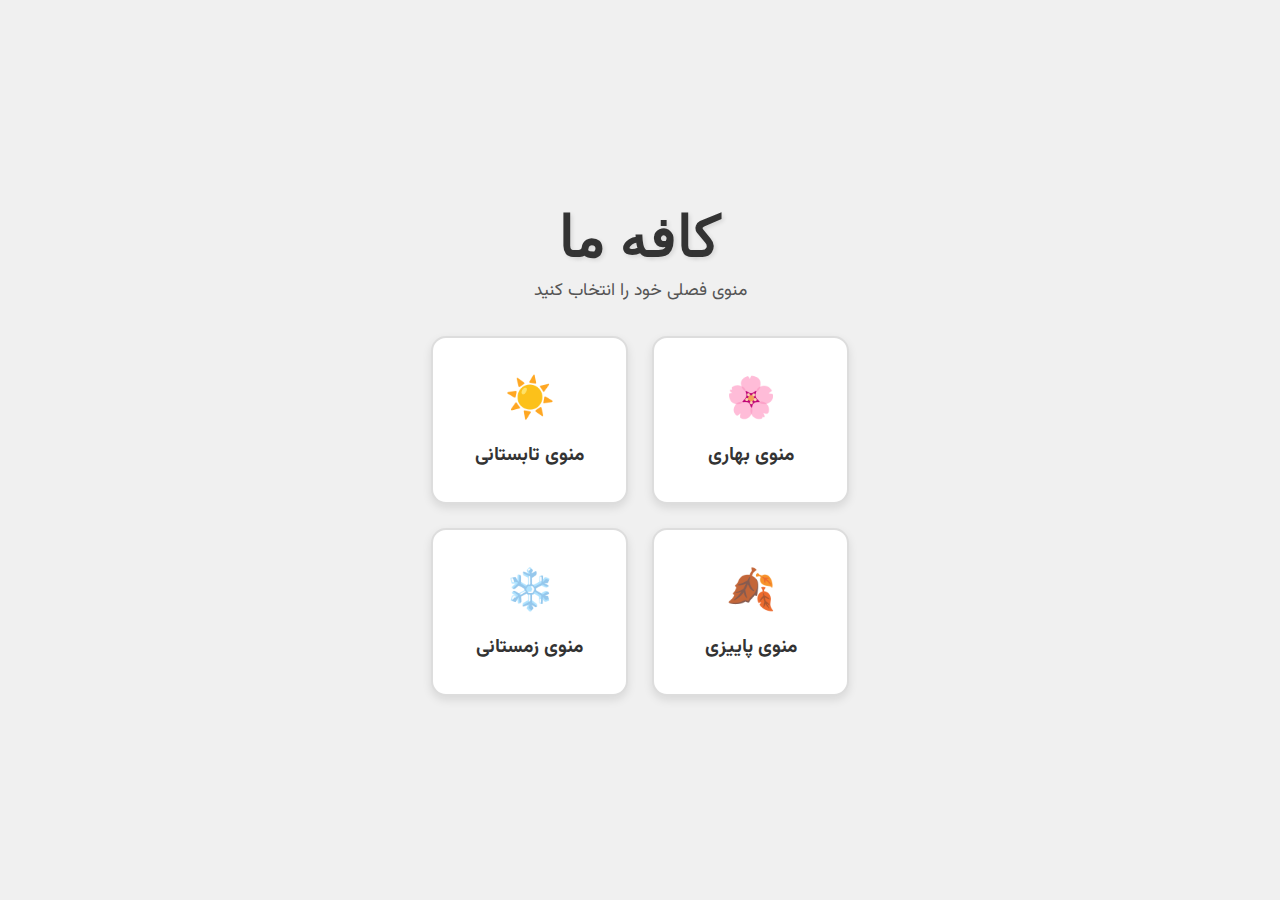
<file: index.html>
<!DOCTYPE html>
<html lang="fa" dir="rtl">
<head>
    <meta charset="UTF-8">
    <meta name="viewport" content="width=device-width, initial-scale=1.0">
    <title>کافه ما - منوی دیجیتال</title>
    <link rel="stylesheet" href="style.css">
    <link rel="preconnect" href="https://fonts.googleapis.com">
    <link rel="preconnect" href="https://fonts.gstatic.com" crossorigin>
    <link href="https://fonts.googleapis.com/css2?family=MORABA&family=Vazirmatn:wght@400;500;700&display=swap" rel="stylesheet">
</head>
<body>

    <div class="container">
        <header>
            <h1>کافه ما</h1>
            <p>منوی فصلی خود را انتخاب کنید</p>
        </header>

        <main class="menu-grid">
            <!-- دکمه منوی اصلی حذف شد -->

            <!-- دکمه های فصلی -->
            <a href="spring/index.html" class="menu-button season-btn spring-btn" id="spring-btn" data-season="spring">
                <span class="icon">🌸</span>
                <span class="title">منوی بهاری</span>
                <span class="hover-message">از اول فروردین در دسترس است</span>
            </a>
            <a href="summer\index.html" class="menu-button season-btn summer-btn" id="summer-btn" data-season="summer">
                <span class="icon">☀️</span>
                <span class="title">منوی تابستانی</span>
                <span class="hover-message">از اول تیر در دسترس است</span>
            </a>
            <a href="fall\index.html" class="menu-button season-btn autumn-btn" id="autumn-btn" data-season="autumn">
                <span class="icon">🍂</span>
                <span class="title">منوی پاییزی</span>
                <span class="hover-message">از اول مهر در دسترس است</span>
            </a>
            <a href="winter\index.html" class="menu-button season-btn winter-btn" id="winter-btn" data-season="winter">
                <span class="icon">❄️</span>
                <span class="title">منوی زمستانی</span>
                <span class="hover-message">از اول دی در دسترس است</span>
            </a>
        </main>
    </div>

    <script src="script.js"></script>
</body>
</html>
</file>
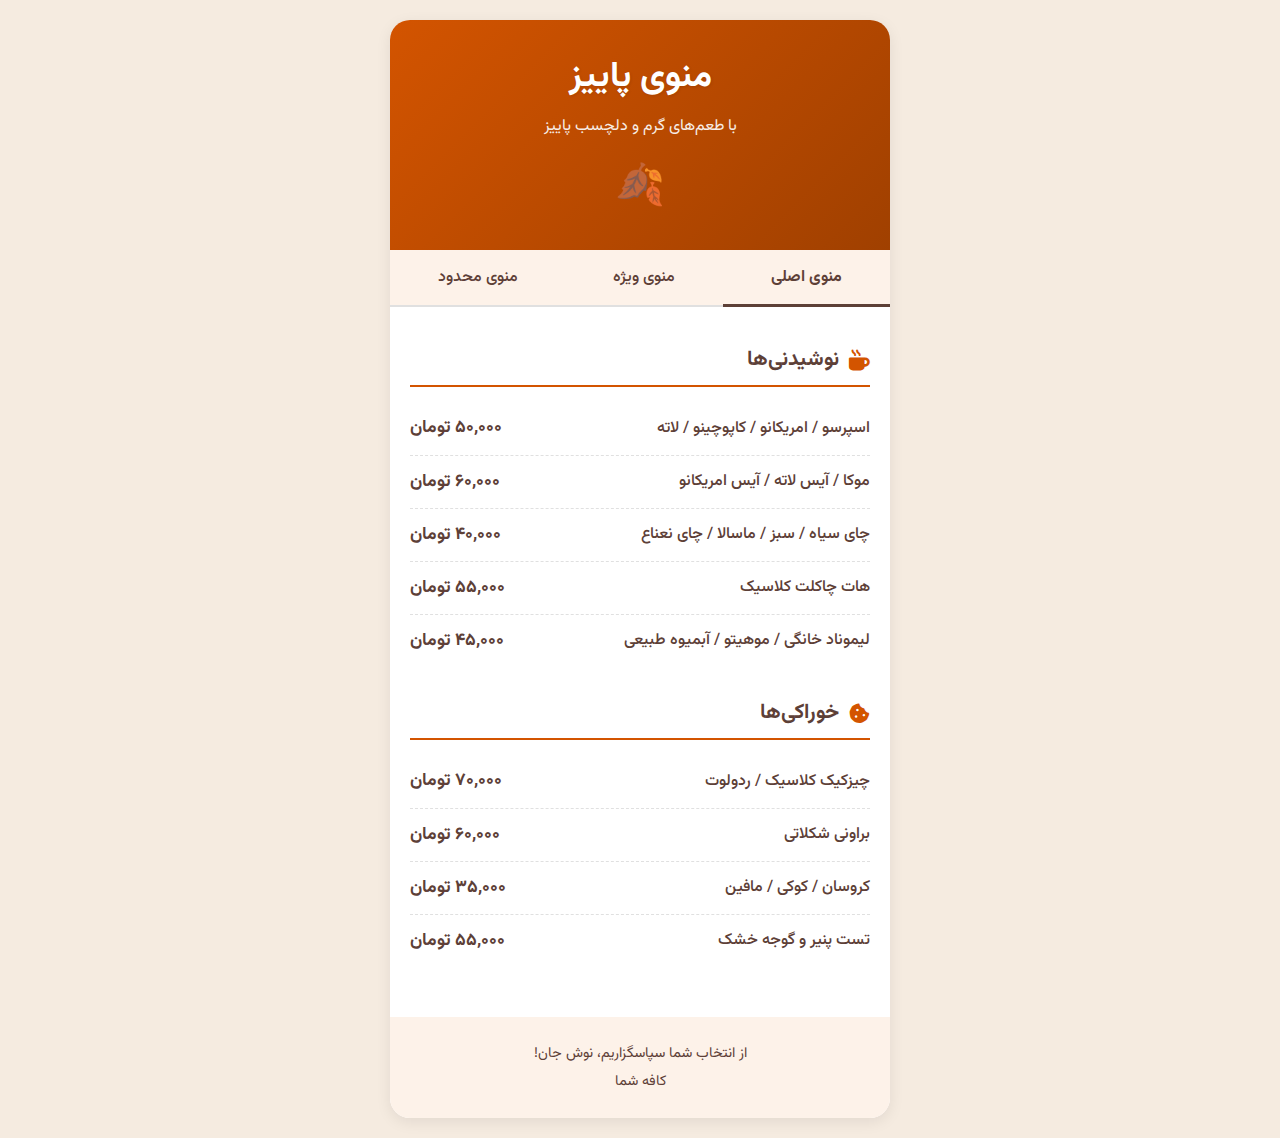
<file: fall/index.html>
<!DOCTYPE html>
<html lang="fa" dir="rtl">
<head>
    <meta charset="UTF-8">
    <meta name="viewport" content="width=device-width, initial-scale=1.0">
    <title>منوی پاییز | کافه شما</title>
    <link rel="preconnect" href="https://fonts.googleapis.com">
    <link rel="preconnect" href="https://fonts.gstatic.com" crossorigin>
    <link href="https://fonts.googleapis.com/css2?family=Vazirmatn:wght@400;500;700&display=swap" rel="stylesheet">
    <link rel="stylesheet" href="style.css">
    <link rel="stylesheet" href="https://cdnjs.cloudflare.com/ajax/libs/font-awesome/6.4.0/css/all.min.css">
</head>
<body>

    <div class="menu-container">
        <header class="menu-header">
            <h1>منوی پاییز</h1>
            <p>با طعم‌های گرم و دلچسب پاییز</p>
            <div class="decoration">🍂</div>
        </header>

        <nav class="menu-tabs">
            <button class="tab-button active" data-tab-target="#main-menu">منوی اصلی</button>
            <button class="tab-button" data-tab-target="#special-menu">منوی ویژه</button>
            <button class="tab-button" data-tab-target="#limited-menu">منوی محدود</button>
        </nav>

        <main class="menu-content">
            <!-- منوی اصلی پاییز -->
            <div id="main-menu" class="tab-content active">
                <section>
                    <h2><i class="fas fa-mug-hot"></i> نوشیدنی‌ها</h2>
                    <ul>
                        <li><span class="item-name">اسپرسو / امریکانو / کاپوچینو / لاته</span><span class="item-price">۵۰,۰۰۰ تومان</span></li>
                        <li><span class="item-name">موکا / آیس لاته / آیس امریکانو</span><span class="item-price">۶۰,۰۰۰ تومان</span></li>
                        <li><span class="item-name">چای سیاه / سبز / ماسالا / چای نعناع</span><span class="item-price">۴۰,۰۰۰ تومان</span></li>
                        <li><span class="item-name">هات چاکلت کلاسیک</span><span class="item-price">۵۵,۰۰۰ تومان</span></li>
                        <li><span class="item-name">لیموناد خانگی / موهیتو / آبمیوه طبیعی</span><span class="item-price">۴۵,۰۰۰ تومان</span></li>
                    </ul>
                </section>
                <section>
                    <h2><i class="fas fa-cookie-bite"></i> خوراکی‌ها</h2>
                    <ul>
                        <li><span class="item-name">چیزکیک کلاسیک / ردولوت</span><span class="item-price">۷۰,۰۰۰ تومان</span></li>
                        <li><span class="item-name">براونی شکلاتی</span><span class="item-price">۶۰,۰۰۰ تومان</span></li>
                        <li><span class="item-name">کروسان / کوکی / مافین</span><span class="item-price">۳۵,۰۰۰ تومان</span></li>
                        <li><span class="item-name">تست پنیر و گوجه خشک</span><span class="item-price">۵۵,۰۰۰ تومان</span></li>
                    </ul>
                </section>
            </div>

            <!-- منوی ویژه پاییز -->
            <div id="special-menu" class="tab-content">
                <section>
                    <h2><i class="fas fa-fire"></i> نوشیدنی‌های گرم پاییزی</h2>
                    <ul>
                        <li><span class="item-name">پامپکین اسپایس لاته</span><span class="item-price">۷۵,۰۰۰ تومان</span></li>
                        <li><span class="item-name">کارامل اپل لاته</span><span class="item-price">۷۰,۰۰۰ تومان</span></li>
                        <li><span class="item-name">هات چاکلت دارچینی</span><span class="item-price">۶۰,۰۰۰ تومان</span></li>
                        <li><span class="item-name">چای دارچین و عسل</span><span class="item-price">۴۵,۰۰۰ تومان</span></li>
                        <li><span class="item-name">چای زنجبیل و لیمو</span><span class="item-price">۴۵,۰۰۰ تومان</span></li>
                    </ul>
                </section>
                <section>
                    <h2><i class="fas fa-snowflake"></i> نوشیدنی‌های سرد</h2>
                    <ul>
                        <li><span class="item-name">آیس چای سیب و دارچین</span><span class="item-price">۵۰,۰۰۰ تومان</span></li>
                        <li><span class="item-name">آیس لاته کارامل دارچینی</span><span class="item-price">۶۵,۰۰۰ تومان</span></li>
                    </ul>
                </section>
                <section>
                    <h2><i class="fas fa-birthday-cake"></i> دسرهای پاییزی</h2>
                    <ul>
                        <li><span class="item-name">کیک کدو تنبل با گلیز دارچین</span><span class="item-price">۷۵,۰۰۰ تومان</span></li>
                        <li><span class="item-name">تارت سیب و دارچین</span><span class="item-price">۷۰,۰۰۰ تومان</span></li>
                        <li><span class="item-name">پای گردو و کارامل</span><span class="item-price">۷۵,۰۰۰ تومان</span></li>
                    </ul>
                </section>
            </div>

            <!-- منوی محدود پاییز -->
            <div id="limited-menu" class="tab-content">
                <section>
                    <h2><i class="fas fa-glass-cheers"></i> نوشیدنی‌های خاص</h2>
                    <ul>
                        <li><span class="item-name">لاته بلوط و عسل</span><span class="item-price">۷۵,۰۰۰ تومان</span></li>
                        <li><span class="item-name">چاکلت اورنج اسپایس</span><span class="item-price">۶۵,۰۰۰ تومان</span></li>
                        <li><span class="item-name">اسپرسو مارتینی بدون الکل</span><span class="item-price">۷۰,۰۰۰ تومان</span></li>
                    </ul>
                </section>
                <section>
                    <h2><i class="fas fa-cupcake"></i> دسرهای خاص</h2>
                    <ul>
                        <li><span class="item-name">پودینگ خرمالو با خامه دارچینی</span><span class="item-price">۸۰,۰۰۰ تومان</span></li>
                        <li><span class="item-name">کیک پرتقال و شکلات تلخ</span><span class="item-price">۷۵,۰۰۰ تومان</span></li>
                        <li><span class="item-name">مافین ادویه‌دار با تاپینگ کارامل نمکی</span><span class="item-price">۶۰,۰۰۰ تومان</span></li>
                    </ul>
                </section>
            </div>
        </main>
        
        <footer class="menu-footer">
            <p>از انتخاب شما سپاسگزاریم، نوش جان!</p>
            <p>کافه شما</p>
        </footer>
    </div>

    <script src="script.js"></script>
</body>
</html>
</file>
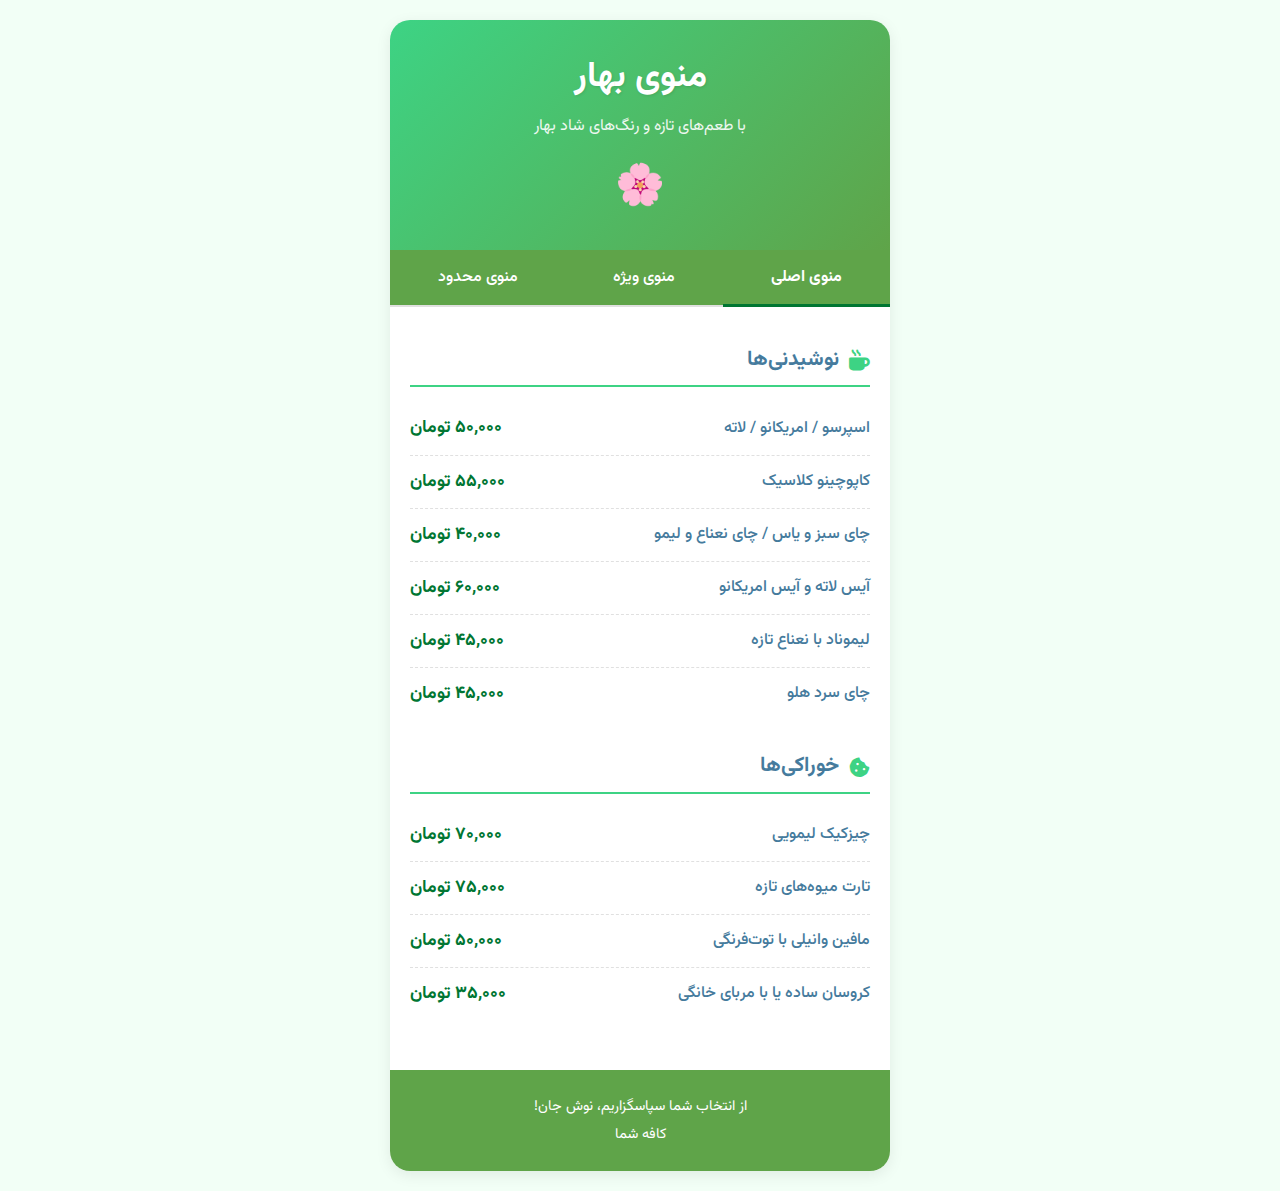
<file: spring/index.html>
<!DOCTYPE html>
<html lang="fa" dir="rtl">
<head>
    <meta charset="UTF-8">
    <meta name="viewport" content="width=device-width, initial-scale=1.0">
    <title>منوی بهار | کافه شما</title>
    <link rel="preconnect" href="https://fonts.googleapis.com">
    <link rel="preconnect" href="https://fonts.gstatic.com" crossorigin>
    <link href="https://fonts.googleapis.com/css2?family=Vazirmatn:wght@400;500;700&display=swap" rel="stylesheet">
    <link rel="stylesheet" href="style.css">
    <link rel="stylesheet" href="https://cdnjs.cloudflare.com/ajax/libs/font-awesome/6.4.0/css/all.min.css">
</head>
<body>

    <div class="menu-container">
        <header class="menu-header">
            <h1>منوی بهار</h1>
            <p>با طعم‌های تازه و رنگ‌های شاد بهار</p>
            <div class="decoration">🌸</div>
        </header>

        <nav class="menu-tabs">
            <button class="tab-button active" data-tab-target="#main-menu">منوی اصلی</button>
            <button class="tab-button" data-tab-target="#special-menu">منوی ویژه</button>
            <button class="tab-button" data-tab-target="#limited-menu">منوی محدود</button>
        </nav>

        <main class="menu-content">
            <!-- منوی اصلی -->
            <div id="main-menu" class="tab-content active">
                <section>
                    <h2><i class="fas fa-mug-hot"></i> نوشیدنی‌ها</h2>
                    <ul>
                        <li><span class="item-name">اسپرسو / امریکانو / لاته</span><span class="item-price">۵۰,۰۰۰ تومان</span></li>
                        <li><span class="item-name">کاپوچینو کلاسیک</span><span class="item-price">۵۵,۰۰۰ تومان</span></li>
                        <li><span class="item-name">چای سبز و یاس / چای نعناع و لیمو</span><span class="item-price">۴۰,۰۰۰ تومان</span></li>
                        <li><span class="item-name">آیس لاته و آیس امریکانو</span><span class="item-price">۶۰,۰۰۰ تومان</span></li>
                        <li><span class="item-name">لیموناد با نعناع تازه</span><span class="item-price">۴۵,۰۰۰ تومان</span></li>
                        <li><span class="item-name">چای سرد هلو</span><span class="item-price">۴۵,۰۰۰ تومان</span></li>
                    </ul>
                </section>
                <section>
                    <h2><i class="fas fa-cookie-bite"></i> خوراکی‌ها</h2>
                    <ul>
                        <li><span class="item-name">چیزکیک لیمویی</span><span class="item-price">۷۰,۰۰۰ تومان</span></li>
                        <li><span class="item-name">تارت میوه‌های تازه</span><span class="item-price">۷۵,۰۰۰ تومان</span></li>
                        <li><span class="item-name">مافین وانیلی با توت‌فرنگی</span><span class="item-price">۵۰,۰۰۰ تومان</span></li>
                        <li><span class="item-name">کروسان ساده یا با مربای خانگی</span><span class="item-price">۳۵,۰۰۰ تومان</span></li>
                    </ul>
                </section>
            </div>

            <!-- منوی ویژه بهاری -->
            <div id="special-menu" class="tab-content">
                <section>
                    <h2><i class="fas fa-magic"></i> نوشیدنی‌های خاص</h2>
                    <ul>
                        <li><span class="item-name">لاته گل رز</span><span class="item-price">۶۵,۰۰۰ تومان</span></li>
                        <li><span class="item-name">آیس چای هلو و یاس</span><span class="item-price">۵۵,۰۰۰ تومان</span></li>
                        <li><span class="item-name">ماچا لاته سرد یا گرم</span><span class="item-price">۷۵,۰۰۰ تومان</span></li>
                        <li><span class="item-name">لیموناد اسطوخودوس</span><span class="item-price">۵۵,۰۰۰ تومان</span></li>
                        <li><span class="item-name">موهیتو توت‌فرنگی تازه</span><span class="item-price">۶۰,۰۰۰ تومان</span></li>
                    </ul>
                </section>
                <section>
                    <h2><i class="fas fa-birthday-cake"></i> دسرهای خاص</h2>
                    <ul>
                        <li><span class="item-name">کیک وانیلی با کرم گل‌محمدی</span><span class="item-price">۸۰,۰۰۰ تومان</span></li>
                        <li><span class="item-name">پای لیمو</span><span class="item-price">۷۵,۰۰۰ تومان</span></li>
                        <li><span class="item-name">چیزکیک ماچا</span><span class="item-price">۸۵,۰۰۰ تومان</span></li>
                        <li><span class="item-name">دسر ماست یونانی با عسل و میوه‌های تازه</span><span class="item-price">۷۰,۰۰۰ تومان</span></li>
                    </ul>
                </section>
            </div>

            <!-- منوی محدود بهار -->
            <div id="limited-menu" class="tab-content">
                <section>
                    <h2><i class="fas fa-glass-cheers"></i> نوشیدنی‌های خاص</h2>
                    <ul>
                        <li><span class="item-name">لاته بنفشه و وانیل</span><span class="item-price">۶۵,۰۰۰ تومان</span></li>
                        <li><span class="item-name">اسپرسو با شربت عسل و شکوفه پرتقال</span><span class="item-price">۶۰,۰۰۰ تومان</span></li>
                        <li><span class="item-name">موکا نارگیل و وانیل</span><span class="item-price">۷۰,۰۰۰ تومان</span></li>
                        <li><span class="item-name">چای سفید با گل یاس و لیموی تازه</span><span class="item-price">۵۵,۰۰۰ تومان</span></li>
                    </ul>
                </section>
                <section>
                    <h2><i class="fas fa-cupcake"></i> دسرهای خاص</h2>
                    <ul>
                        <li><span class="item-name">تیرامیسو لیمویی</span><span class="item-price">۸۰,۰۰۰ تومان</span></li>
                        <li><span class="item-name">کاپ‌کیک اسطوخودوس</span><span class="item-price">۵۵,۰۰۰ تومان</span></li>
                        <li><span class="item-name">کیک پسته و هل</span><span class="item-price">۷۵,۰۰۰ تومان</span></li>
                        <li><span class="item-name">ماکارون‌های رنگی بهاری</span><span class="item-price">۶۰,۰۰۰ تومان</span></li>
                    </ul>
                </section>
            </div>
        </main>
        
        <footer class="menu-footer">
            <p>از انتخاب شما سپاسگزاریم، نوش جان!</p>
            <p>کافه شما</p>
        </footer>
    </div>

    <script src="script.js"></script>
</body>
</html>
</file>
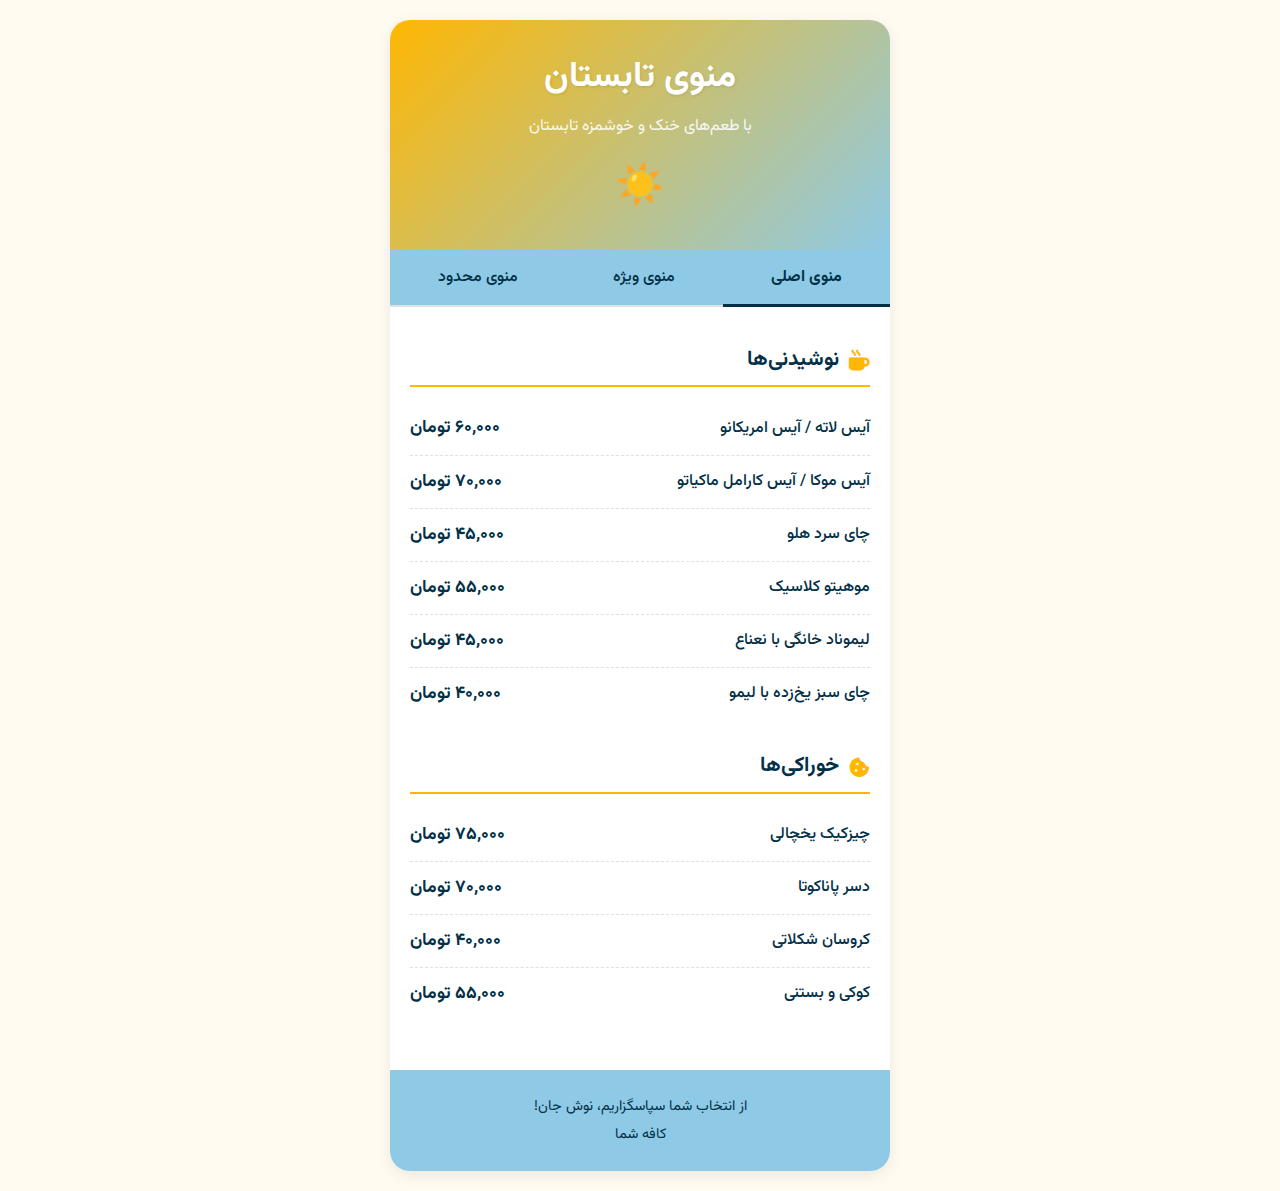
<file: summer/index.html>
<!DOCTYPE html>
<html lang="fa" dir="rtl">
<head>
    <meta charset="UTF-8">
    <meta name="viewport" content="width=device-width, initial-scale=1.0">
    <title>منوی تابستان | کافه شما</title>
    <link rel="preconnect" href="https://fonts.googleapis.com">
    <link rel="preconnect" href="https://fonts.gstatic.com" crossorigin>
    <link href="https://fonts.googleapis.com/css2?family=Vazirmatn:wght@400;500;700&display=swap" rel="stylesheet">
    <link rel="stylesheet" href="style.css">
    <link rel="stylesheet" href="https://cdnjs.cloudflare.com/ajax/libs/font-awesome/6.4.0/css/all.min.css">
</head>
<body>

    <div class="menu-container">
        <header class="menu-header">
            <h1>منوی تابستان</h1>
            <p>با طعم‌های خنک و خوشمزه تابستان</p>
            <div class="decoration">☀️</div>
        </header>

        <nav class="menu-tabs">
            <button class="tab-button active" data-tab-target="#main-menu">منوی اصلی</button>
            <button class="tab-button" data-tab-target="#special-menu">منوی ویژه</button>
            <button class="tab-button" data-tab-target="#limited-menu">منوی محدود</button>
        </nav>

        <main class="menu-content">
            <!-- منوی اصلی تابستان -->
            <div id="main-menu" class="tab-content active">
                <section>
                    <h2><i class="fas fa-mug-hot"></i> نوشیدنی‌ها</h2>
                    <ul>
                        <li><span class="item-name">آیس لاته / آیس امریکانو</span><span class="item-price">۶۰,۰۰۰ تومان</span></li>
                        <li><span class="item-name">آیس موکا / آیس کارامل ماکیاتو</span><span class="item-price">۷۰,۰۰۰ تومان</span></li>
                        <li><span class="item-name">چای سرد هلو</span><span class="item-price">۴۵,۰۰۰ تومان</span></li>
                        <li><span class="item-name">موهیتو کلاسیک</span><span class="item-price">۵۵,۰۰۰ تومان</span></li>
                        <li><span class="item-name">لیموناد خانگی با نعناع</span><span class="item-price">۴۵,۰۰۰ تومان</span></li>
                        <li><span class="item-name">چای سبز یخ‌زده با لیمو</span><span class="item-price">۴۰,۰۰۰ تومان</span></li>
                    </ul>
                </section>
                <section>
                    <h2><i class="fas fa-cookie-bite"></i> خوراکی‌ها</h2>
                    <ul>
                        <li><span class="item-name">چیزکیک یخچالی</span><span class="item-price">۷۵,۰۰۰ تومان</span></li>
                        <li><span class="item-name">دسر پاناکوتا</span><span class="item-price">۷۰,۰۰۰ تومان</span></li>
                        <li><span class="item-name">کروسان شکلاتی</span><span class="item-price">۴۰,۰۰۰ تومان</span></li>
                        <li><span class="item-name">کوکی و بستنی</span><span class="item-price">۵۵,۰۰۰ تومان</span></li>
                    </ul>
                </section>
            </div>

            <!-- منوی ویژه تابستان -->
            <div id="special-menu" class="tab-content">
                <section>
                    <h2><i class="fas fa-fire-flame-curved"></i> نوشیدنی‌های خفن</h2>
                    <ul>
                        <li><span class="item-name">لیموناد بلوبری و اسطوخودوس</span><span class="item-price">۶۰,۰۰۰ تومان</span></li>
                        <li><span class="item-name">آیس ماچا با شیر نارگیل</span><span class="item-price">۷۵,۰۰۰ تومان</span></li>
                        <li><span class="item-name">اسموتی انبه و آناناس</span><span class="item-price">۶۵,۰۰۰ تومان</span></li>
                        <li><span class="item-name">چای یخ‌زده نعناع و خیار</span><span class="item-price">۵۰,۰۰۰ تومان</span></li>
                        <li><span class="item-name">قهوه سرد دم (Cold Brew)</span><span class="item-price">۶۵,۰۰۰ تومان</span></li>
                    </ul>
                </section>
                <section>
                    <h2><i class="fas fa-birthday-cake"></i> دسرها</h2>
                    <ul>
                        <li><span class="item-name">پارفه ماست و گرانولا با میوه</span><span class="item-price">۷۰,۰۰۰ تومان</span></li>
                        <li><span class="item-name">کیک یخچالی توت‌فرنگی</span><span class="item-price">۷۵,۰۰۰ تومان</span></li>
                        <li><span class="item-name">ژله لایه‌ای استوایی</span><span class="item-price">۵۵,۰۰۰ تومان</span></li>
                        <li><span class="item-name">مافین لیمویی سبک</span><span class="item-price">۵۰,۰۰۰ تومان</span></li>
                    </ul>
                </section>
            </div>

            <!-- منوی محدود تابستان -->
            <div id="limited-menu" class="tab-content">
                <section>
                    <h2><i class="fas fa-glass-cheers"></i> نوشیدنی‌های خاص</h2>
                    <ul>
                        <li><span class="item-name">کافه تونیک</span><span class="item-price">۶۰,۰۰۰ تومان</span></li>
                        <li><span class="item-name">موکا نارگیلی سرد</span><span class="item-price">۷۰,۰۰۰ تومان</span></li>
                        <li><span class="item-name">لیموناد تمشک و رزماری</span><span class="item-price">۵۵,۰۰۰ تومان</span></li>
                        <li><span class="item-name">کوکتل بدون الکل هندوانه و نعناع</span><span class="item-price">۶۰,۰۰۰ تومان</span></li>
                        <li><span class="item-name">شیر موز با وانیل طبیعی</span><span class="item-price">۵۰,۰۰۰ تومان</span></li>
                    </ul>
                </section>
                <section>
                    <h2><i class="fas fa-cupcake"></i> دسرهای خاص</h2>
                    <ul>
                        <li><span class="item-name">چیزکیک نارگیلی با سس انبه</span><span class="item-price">۸۰,۰۰۰ تومان</span></li>
                        <li><span class="item-name">پودینگ چیا با شیر بادام و بلوبری</span><span class="item-price">۷۰,۰۰۰ تومان</span></li>
                        <li><span class="item-name">بستنی خانگی دارک چاکلت و کارامل نمکی</span><span class="item-price">۶۵,۰۰۰ تومان</span></li>
                        <li><span class="item-name">تیرامیسوی سرد با طعم مرکبات</span><span class="item-price">۸۰,۰۰۰ تومان</span></li>
                    </ul>
                </section>
            </div>
        </main>
        
        <footer class="menu-footer">
            <p>از انتخاب شما سپاسگزاریم، نوش جان!</p>
            <p>کافه شما</p>
        </footer>
    </div>

    <script src="script.js"></script>
</body>
</html>
</file>
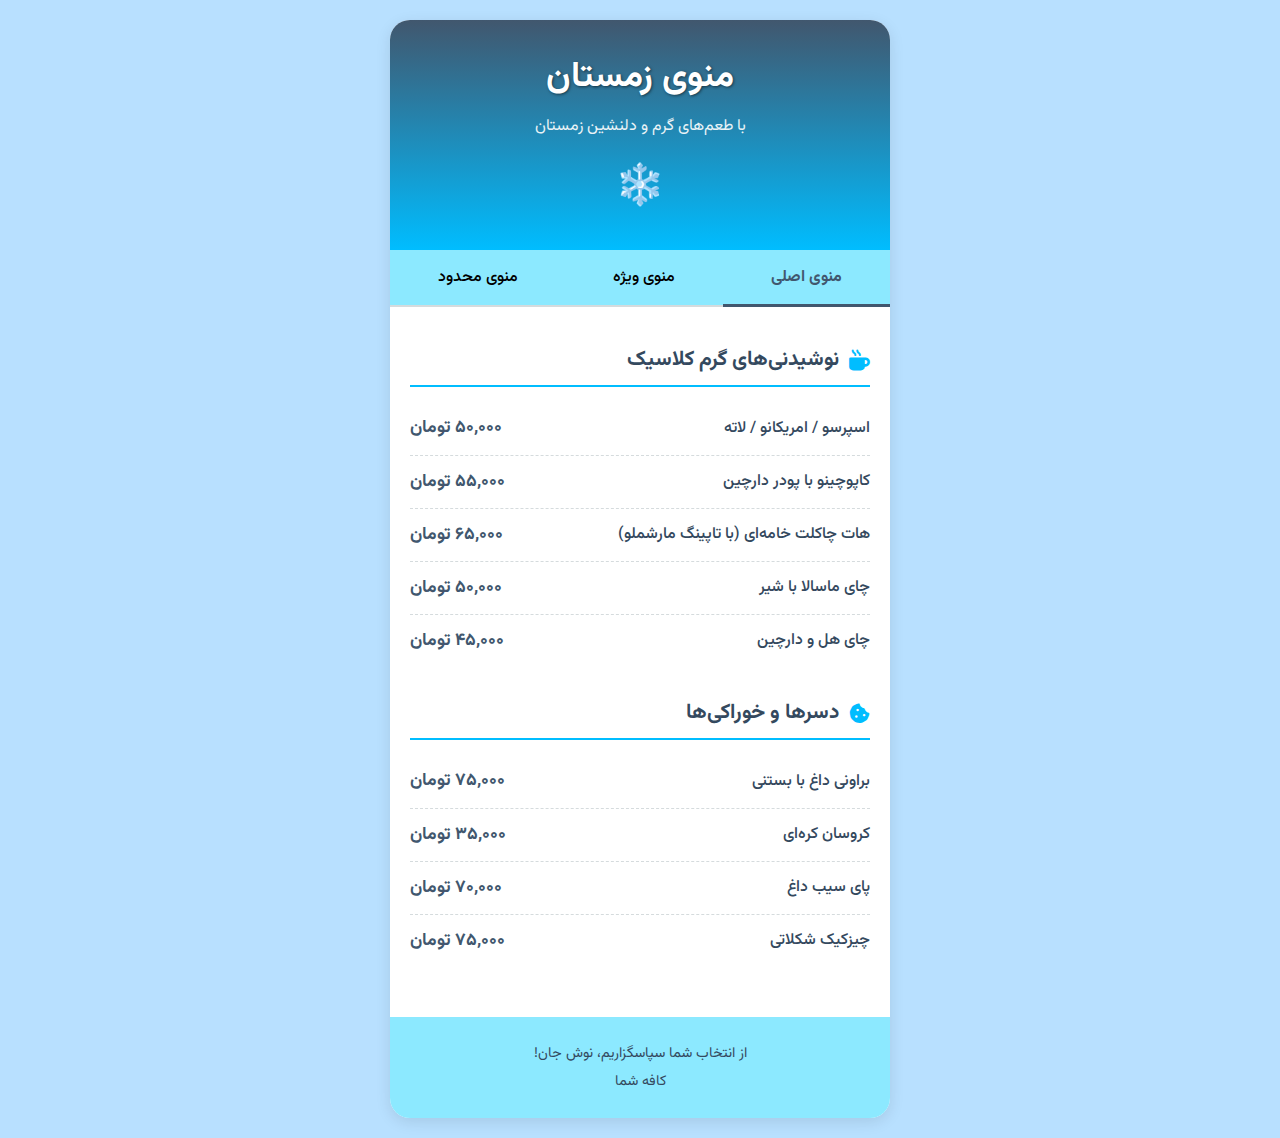
<file: winter/index.html>
<!DOCTYPE html>
<html lang="fa" dir="rtl">
<head>
    <meta charset="UTF-8">
    <meta name="viewport" content="width=device-width, initial-scale=1.0">
    <title>منوی زمستان | کافه شما</title>
    <link rel="preconnect" href="https://fonts.googleapis.com">
    <link rel="preconnect" href="https://fonts.gstatic.com" crossorigin>
    <link href="https://fonts.googleapis.com/css2?family=Vazirmatn:wght@400;500;700&display=swap" rel="stylesheet">
    <link rel="stylesheet" href="style.css">
    <link rel="stylesheet" href="https://cdnjs.cloudflare.com/ajax/libs/font-awesome/6.4.0/css/all.min.css">
</head>
<body>

    <div class="menu-container">
        <header class="menu-header">
            <h1>منوی زمستان</h1>
            <p>با طعم‌های گرم و دلنشین زمستان</p>
            <div class="decoration">❄️</div>
        </header>

        <nav class="menu-tabs">
            <button class="tab-button active" data-tab-target="#main-menu">منوی اصلی</button>
            <button class="tab-button" data-tab-target="#special-menu">منوی ویژه</button>
            <button class="tab-button" data-tab-target="#limited-menu">منوی محدود</button>
        </nav>

        <main class="menu-content">
            <!-- منوی اصلی زمستان -->
            <div id="main-menu" class="tab-content active">
                <section>
                    <h2><i class="fas fa-mug-hot"></i> نوشیدنی‌های گرم کلاسیک</h2>
                    <ul>
                        <li><span class="item-name">اسپرسو / امریکانو / لاته</span><span class="item-price">۵۰,۰۰۰ تومان</span></li>
                        <li><span class="item-name">کاپوچینو با پودر دارچین</span><span class="item-price">۵۵,۰۰۰ تومان</span></li>
                        <li><span class="item-name">هات چاکلت خامه‌ای (با تاپینگ مارشملو)</span><span class="item-price">۶۵,۰۰۰ تومان</span></li>
                        <li><span class="item-name">چای ماسالا با شیر</span><span class="item-price">۵۰,۰۰۰ تومان</span></li>
                        <li><span class="item-name">چای هل و دارچین</span><span class="item-price">۴۵,۰۰۰ تومان</span></li>
                    </ul>
                </section>
                <section>
                    <h2><i class="fas fa-cookie-bite"></i> دسرها و خوراکی‌ها</h2>
                    <ul>
                        <li><span class="item-name">براونی داغ با بستنی</span><span class="item-price">۷۵,۰۰۰ تومان</span></li>
                        <li><span class="item-name">کروسان کره‌ای</span><span class="item-price">۳۵,۰۰۰ تومان</span></li>
                        <li><span class="item-name">پای سیب داغ</span><span class="item-price">۷۰,۰۰۰ تومان</span></li>
                        <li><span class="item-name">چیزکیک شکلاتی</span><span class="item-price">۷۵,۰۰۰ تومان</span></li>
                    </ul>
                </section>
            </div>

            <!-- منوی زمستونی ویژه -->
            <div id="special-menu" class="tab-content">
                <section>
                    <h2><i class="fas fa-mug-hot"></i> نوشیدنی‌ها</h2>
                    <ul>
                        <li><span class="item-name">پپرمنت موکا (شکلات + نعناع)</span><span class="item-price">۷۰,۰۰۰ تومان</span></li>
                        <li><span class="item-name">وایت چاکلت لاته</span><span class="item-price">۶۵,۰۰۰ تومان</span></li>
                        <li><span class="item-name">کارامل ماکیاتو با دارچین</span><span class="item-price">۶۵,۰۰۰ تومان</span></li>
                        <li><span class="item-name">چای پرتقال و میخک</span><span class="item-price">۵۰,۰۰۰ تومان</span></li>
                        <li><span class="item-name">هات تودی بدون الکل</span><span class="item-price">۶۰,۰۰۰ تومان</span></li>
                    </ul>
                </section>
                <section>
                    <h2><i class="fas fa-birthday-cake"></i> خوراکی‌ها</h2>
                    <ul>
                        <li><span class="item-name">کیک شکلات داغ با گاناش</span><span class="item-price">۸۰,۰۰۰ تومان</span></li>
                        <li><span class="item-name">کوکی زنجبیلی</span><span class="item-price">۴۵,۰۰۰ تومان</span></li>
                        <li><span class="item-name">پودینگ برنج و دارچین (فرم خانگی و نوستالژیک)</span><span class="item-price">۶۰,۰۰۰ تومان</span></li>
                        <li><span class="item-name">مینی پای توت‌فرنگی داغ</span><span class="item-price">۶۵,۰۰۰ تومان</span></li>
                    </ul>
                </section>
            </div>

            <!-- منوی محدود زمستان -->
            <div id="limited-menu" class="tab-content">
                <section>
                    <h2><i class="fas fa-glass-cheers"></i> نوشیدنی‌های خاص</h2>
                    <ul>
                        <li><span class="item-name">هات چاکلت پرتقالی (شکلات تلخ + پوست پرتقال)</span><span class="item-price">۷۰,۰۰۰ تومان</span></li>
                        <li><span class="item-name">لاته بیسکویتی با خامه دارچینی</span><span class="item-price">۶۵,۰۰۰ تومان</span></li>
                        <li><span class="item-name">چاکلت چری داغ (برای حال و هوای کریسمسی 🍒)</span><span class="item-price">۷۵,۰۰۰ تومان</span></li>
                        <li><span class="item-name">اسپرسو با شربت فندق و وانیل</span><span class="item-price">۶۵,۰۰۰ تومان</span></li>
                    </ul>
                </section>
                <section>
                    <h2><i class="fas fa-cupcake"></i> دسرهای خاص</h2>
                    <ul>
                        <li><span class="item-name">چیزکیک انار و شکلات سفید</span><span class="item-price">۸۵,۰۰۰ تومان</span></li>
                        <li><span class="item-name">پای گردو و عسل</span><span class="item-price">۷۵,۰۰۰ تومان</span></li>
                        <li><span class="item-name">کیک زنجبیل با تاپینگ کرم پنیر</span><span class="item-price">۷۰,۰۰۰ تومان</span></li>
                        <li><span class="item-name">کوکی‌های کریسمسی تزئین‌شده</span><span class="item-price">۵۰,۰۰۰ تومان</span></li>
                    </ul>
                </section>
            </div>
        </main>
        
        <footer class="menu-footer">
            <p>از انتخاب شما سپاسگزاریم، نوش جان!</p>
            <p>کافه شما</p>
        </footer>
    </div>

    <script src="script.js"></script>
</body>
</html>
</file>
<file: style.css>
/* --- استایل‌های کلی و فونت --- */
* {
    margin: 0;
    padding: 0;
    box-sizing: border-box;
}

body {
    font-family: 'Vazirmatn', sans-serif;
    min-height: 100vh;
    display: flex;
    justify-content: center;
    align-items: center;
    transition: all 0.6s ease;
    /* بک‌گراند پیش‌فرض ساده */
    background-color: #f0f0f0;
}

.container {
    width: 90%;
    max-width: 450px; /* کمی کوچکتر چون 4 تا دکمه داریم */
    text-align: center;
    padding: 1rem;
}

header h1 {
    font-family: 'MORABA', cursive;
    font-size: 3.5rem;
    margin-bottom: 0.5rem;
    color: #333;
    text-shadow: 2px 2px 4px rgba(0, 0, 0, 0.1);
}

header p {
    font-size: 1.1rem;
    color: #555;
    margin-bottom: 2rem;
}

/* --- گرید دکمه‌ها (رسپانسیو) --- */
.menu-grid {
    display: grid;
    grid-template-columns: repeat(2, 1fr); /* همیشه 2 ستونه */
    gap: 1.5rem;
}

/* --- استایل دکمه‌ها --- */
.menu-button {
    display: flex;
    flex-direction: column;
    justify-content: center;
    align-items: center;
    padding: 2rem 1rem;
    background-color: #ffffff;
    border: 2px solid #ddd;
    border-radius: 15px;
    text-decoration: none;
    color: #333;
    box-shadow: 0 4px 10px rgba(0, 0, 0, 0.1);
    transition: transform 0.3s ease, box-shadow 0.3s ease, border-color 0.3s ease;
    cursor: pointer;
    position: relative;
    overflow: hidden;
}

.menu-button:hover {
    transform: translateY(-5px);
    box-shadow: 0 8px 20px rgba(0, 0, 0, 0.15);
}

.menu-button .icon {
    font-size: 2.5rem;
    margin-bottom: 0.5rem;
}

.menu-button .title {
    font-size: 1.2rem;
    font-weight: bold;
}

/* استایل دکمه غیرفعال */
.menu-button.disabled {
    opacity: 0.6;
    cursor: not-allowed;
    filter: grayscale(80%);
}

.menu-button.disabled:hover {
    transform: none;
    box-shadow: 0 4px 10px rgba(0, 0, 0, 0.1);
}

/* استایل دکمه فعال (فصل جاری) */
.menu-button.active {
    border-color: #fff;
    color: #fff;
    transform: scale(1.05);
}

/* --- استایل پیام هاور --- */
.hover-message {
    position: absolute;
    bottom: -100%;
    left: 0;
    right: 0;
    background-color: rgba(0, 0, 0, 0.75);
    color: white;
    padding: 0.5rem;
    font-size: 0.9rem;
    transition: bottom 0.3s ease-in-out;
}

.menu-button.disabled:hover .hover-message {
    bottom: 0;
}


/* --- تم‌های فصلی با بک‌گراند گرادینت ساده --- */

/* تم بهار: گرادینت سبز روشن */
body.theme-spring {
    background: linear-gradient(135deg, #d4fc79 0%, #96e6a1 100%);
    color: #2d5016;
}
body.theme-spring header h1, body.theme-spring header p { color: #2d5016; }
body.theme-spring .menu-button { background-color: rgba(255, 255, 255, 0.85); }
body.theme-spring .spring-btn.active { background-color: #96e6a1; color: #2d5016; }

/* تم تابستان: گرادینت زرد و نارنجی ملایم */
body.theme-summer {
    background: linear-gradient(135deg, #ffecd2 0%, #fcb69f 100%);
    color: #5d4037;
}
body.theme-summer header h1, body.theme-summer header p { color: #5d4037; }
body.theme-summer .menu-button { background-color: rgba(255, 255, 255, 0.85); }
body.theme-summer .summer-btn.active { background-color: #fcb69f; color: #5d4037; }

/* تم پاییز: گرادینت نارنجی و قرمز روشن */
body.theme-autumn {
    background: linear-gradient(135deg, #ffeaa7 0%, #fab1a0 100%);
    color: #4a2c2a;
}
body.theme-autumn header h1, body.theme-autumn header p { color: #4a2c2a; }
body.theme-autumn .menu-button { background-color: rgba(255, 255, 255, 0.85); }
body.theme-autumn .autumn-btn.active { background-color: #fab1a0; color: #4a2c2a; }

/* تم زمستان: گرادینت آبی و صورتی یخی */
body.theme-winter {
    background: linear-gradient(135deg, #a8edea 0%, #fed6e3 100%);
    color: #4a4a4a;
}
body.theme-winter header h1, body.theme-winter header p { color: #4a4a4a; }
body.theme-winter .menu-button { background-color: rgba(255, 255, 255, 0.85); }
body.theme-winter .winter-btn.active { background-color: #a8edea; color: #4a4a4a; }
</file>
<file: fall/style.css>
/* --- متغیرهای رنگی تم پاییز --- */
:root {
    --bg-color: #f5ebe0; /* پس‌زمینه کرمی و گرم */
    --primary-color: #d35400; /* نارنجی سوزان */
    --secondary-color: #fdf2e9; 
    --accent-color: #5d4037; /* قهوه‌ای تیره برای کنتراست */
    --text-color: #5d4037;
    --card-bg: #ffffff;
    --border-color: #e0e0e0;
    --shadow: 0 4px 15px rgba(0, 0, 0, 0.08);
}

/* --- استایل‌های کلی --- */
body {
    font-family: 'Vazirmatn', sans-serif;
    background-color: var(--bg-color);
    color: var(--text-color);
    line-height: 1.6;
    margin: 0;
    padding: 20px;
    display: flex;
    justify-content: center;
    align-items: center;
    min-height: 100vh;
}

.menu-container {
    background: var(--card-bg);
    border-radius: 20px;
    box-shadow: var(--shadow);
    width: 100%;
    max-width: 500px;
    overflow: hidden;
    animation: fadeIn 0.8s ease-out;
}

@keyframes fadeIn {
    from { opacity: 0; transform: translateY(20px); }
    to { opacity: 1; transform: translateY(0); }
}

/* --- هدر منو --- */
.menu-header {
    background: linear-gradient(135deg, var(--primary-color), #a04000); /* گرادیان نارنجی تیره */
    color: #fff;
    text-align: center;
    padding: 30px 20px;
    position: relative;
}

.menu-header h1 {
    font-size: 2.2rem;
    font-weight: 700;
    margin: 0;
    text-shadow: 1px 1px 3px rgba(0,0,0,0.1);
}

.menu-header p {
    font-size: 1rem;
    margin-top: 8px;
    opacity: 0.9;
}

.decoration {
    font-size: 2.5rem;
    margin-top: 10px;
    animation: sway 4s ease-in-out infinite;
}

@keyframes sway {
    0%, 100% { transform: rotate(-8deg); }
    50% { transform: rotate(8deg); }
}

/* --- تب‌های منو --- */
.menu-tabs {
    display: flex;
    justify-content: space-around;
    background-color: var(--secondary-color);
    border-bottom: 2px solid var(--border-color);
}

.tab-button {
    background: none;
    border: none;
    padding: 15px 20px;
    font-size: 1rem;
    font-family: 'Vazirmatn', sans-serif;
    font-weight: 500;
    color: var(--text-color);
    cursor: pointer;
    flex-grow: 1;
    transition: all 0.3s ease;
    position: relative;
}

.tab-button:hover {
    background-color: rgba(211, 84, 0, 0.1);
}

.tab-button.active {
    color: var(--accent-color);
    font-weight: 700;
}

.tab-button.active::after {
    content: '';
    position: absolute;
    bottom: -2px;
    left: 0;
    width: 100%;
    height: 3px;
    background-color: var(--accent-color);
}

/* --- محتوای منو --- */
.menu-content {
    padding: 20px;
}

.tab-content {
    display: none;
}

.tab-content.active {
    display: block;
    animation: slideIn 0.5s ease-out;
}

@keyframes slideIn {
    from { opacity: 0; transform: translateX(-20px); }
    to { opacity: 1; transform: translateX(0); }
}

section {
    margin-bottom: 30px;
}

section h2 {
    font-size: 1.3rem;
    font-weight: 700;
    color: var(--text-color);
    border-bottom: 2px solid var(--primary-color);
    padding-bottom: 8px;
    margin-bottom: 15px;
    display: flex;
    align-items: center;
    gap: 10px;
}

section h2 i {
    color: var(--primary-color);
}

ul {
    list-style: none;
    padding: 0;
    margin: 0;
}

li {
    display: flex;
    justify-content: space-between;
    align-items: center;
    padding: 12px 0;
    border-bottom: 1px dashed var(--border-color);
    transition: transform 0.2s ease;
}

li:last-child {
    border-bottom: none;
}

li:hover {
    transform: translateX(5px);
}

.item-name {
    font-weight: 500;
    font-size: 1rem;
}

.item-price {
    font-weight: 700;
    color: var(--accent-color);
    font-size: 1.1rem;
}

/* --- فوتر منو --- */
.menu-footer {
    text-align: center;
    padding: 20px;
    background-color: var(--secondary-color);
    font-size: 0.9rem;
    color: var(--text-color);
}

.menu-footer p {
    margin: 5px 0;
}
</file>
<file: spring/style.css>
/* --- متغیرهای رنگی تم بهار --- */
:root {
    --bg-color: #f2fff6;
    --primary-color: #3dd384;
    --secondary-color: #5fa449;
    --accent-color: #007632;
    --text-color: #457b9d;
    --card-bg: #ffffff;
    --border-color: #e0e0e0;
    --shadow: 0 4px 15px rgba(0, 0, 0, 0.08);
}

/* --- استایل‌های کلی --- */
body {
    font-family: 'Vazirmatn', sans-serif;
    background-color: var(--bg-color);
    color: var(--text-color);
    line-height: 1.6;
    margin: 0;
    padding: 20px;
    display: flex;
    justify-content: center;
    align-items: center;
    min-height: 100vh;
}

.menu-container {
    background: var(--card-bg);
    border-radius: 20px;
    box-shadow: var(--shadow);
    width: 100%;
    max-width: 500px;
    overflow: hidden;
    animation: fadeIn 0.8s ease-out;
}

@keyframes fadeIn {
    from { opacity: 0; transform: translateY(20px); }
    to { opacity: 1; transform: translateY(0); }
}

/* --- هدر منو --- */
.menu-header {
    background: linear-gradient(135deg, var(--primary-color), var(--secondary-color));
    color: #fff;
    text-align: center;
    padding: 30px 20px;
    position: relative;
}

.menu-header h1 {
    font-size: 2.2rem;
    font-weight: 700;
    margin: 0;
    text-shadow: 1px 1px 3px rgba(0,0,0,0.1);
}

.menu-header p {
    font-size: 1rem;
    margin-top: 8px;
    opacity: 0.9;
}

.decoration {
    font-size: 2.5rem;
    margin-top: 10px;
    animation: bounce 2s infinite;
}

@keyframes bounce {
    0%, 20%, 50%, 80%, 100% { transform: translateY(0); }
    40% { transform: translateY(-10px); }
    60% { transform: translateY(-5px); }
}

/* --- تب‌های منو --- */
.menu-tabs {
    display: flex;
    justify-content: space-around;
    background-color: var(--secondary-color);
    border-bottom: 2px solid var(--border-color);
}

.tab-button {
    background: none;
    border: none;
    padding: 15px 20px;
    font-size: 1rem;
    font-family: 'Vazirmatn', sans-serif;
    font-weight: 500;
    color: #ffffff;
    cursor: pointer;
    flex-grow: 1;
    transition: all 0.3s ease;
    position: relative;
}

.tab-button:hover {
    background-color: rgba(168, 218, 220, 0.3);
}

.tab-button.active {
    color: #ffffff;
    font-weight: 700;
}

.tab-button.active::after {
    content: '';
    position: absolute;
    bottom: -2px;
    left: 0;
    width: 100%;
    height: 3px;
    background-color: var(--accent-color);
}

/* --- محتوای منو --- */
.menu-content {
    padding: 20px;
}

.tab-content {
    display: none;
}

.tab-content.active {
    display: block;
    animation: slideIn 0.5s ease-out;
}

@keyframes slideIn {
    from { opacity: 0; transform: translateX(-20px); }
    to { opacity: 1; transform: translateX(0); }
}

section {
    margin-bottom: 30px;
}

section h2 {
    font-size: 1.3rem;
    font-weight: 700;
    color: var(--text-color);
    border-bottom: 2px solid var(--primary-color);
    padding-bottom: 8px;
    margin-bottom: 15px;
    display: flex;
    align-items: center;
    gap: 10px;
}

section h2 i {
    color: var(--primary-color);
}

ul {
    list-style: none;
    padding: 0;
    margin: 0;
}

li {
    display: flex;
    justify-content: space-between;
    align-items: center;
    padding: 12px 0;
    border-bottom: 1px dashed var(--border-color);
    transition: transform 0.2s ease;
}

li:last-child {
    border-bottom: none;
}

li:hover {
    transform: translateX(5px);
}

.item-name {
    font-weight: 500;
    font-size: 1rem;
}

.item-price {
    font-weight: 700;
    color: var(--accent-color);
    font-size: 1.1rem;
}

/* --- فوتر منو --- */
.menu-footer {
    text-align: center;
    padding: 20px;
    background-color: var(--secondary-color);
    font-size: 0.9rem;
    color: #ffffff;
}

.menu-footer p {
    margin: 5px 0;
}
</file>
<file: summer/style.css>
/* --- متغیرهای رنگی تم تابستان --- */
:root {
    --bg-color: #fffbf0; /* پس‌زمینه گرم و شنی */
    --primary-color: #ffb703; /* زرد آفتابی */
    --secondary-color: #8ecae6; /* آبی آسمانی/اقیانوسی */
    --accent-color: #023047; /* سرمه‌ای تیره برای کنتراست */
    --text-color: #023047;
    --card-bg: #ffffff;
    --border-color: #e0e0e0;
    --shadow: 0 4px 15px rgba(0, 0, 0, 0.08);
}

/* --- استایل‌های کلی --- */
body {
    font-family: 'Vazirmatn', sans-serif;
    background-color: var(--bg-color);
    color: var(--text-color);
    line-height: 1.6;
    margin: 0;
    padding: 20px;
    display: flex;
    justify-content: center;
    align-items: center;
    min-height: 100vh;
}

.menu-container {
    background: var(--card-bg);
    border-radius: 20px;
    box-shadow: var(--shadow);
    width: 100%;
    max-width: 500px;
    overflow: hidden;
    animation: fadeIn 0.8s ease-out;
}

@keyframes fadeIn {
    from { opacity: 0; transform: translateY(20px); }
    to { opacity: 1; transform: translateY(0); }
}

/* --- هدر منو --- */
.menu-header {
    background: linear-gradient(135deg, var(--primary-color), var(--secondary-color));
    color: #fff;
    text-align: center;
    padding: 30px 20px;
    position: relative;
}

.menu-header h1 {
    font-size: 2.2rem;
    font-weight: 700;
    margin: 0;
    text-shadow: 1px 1px 3px rgba(0,0,0,0.1);
}

.menu-header p {
    font-size: 1rem;
    margin-top: 8px;
    opacity: 0.9;
}

.decoration {
    font-size: 2.5rem;
    margin-top: 10px;
    animation: spin 8s linear infinite;
}

@keyframes spin {
    from { transform: rotate(0deg); }
    to { transform: rotate(360deg); }
}

/* --- تب‌های منو --- */
.menu-tabs {
    display: flex;
    justify-content: space-around;
    background-color: var(--secondary-color);
    border-bottom: 2px solid var(--border-color);
}

.tab-button {
    background: none;
    border: none;
    padding: 15px 20px;
    font-size: 1rem;
    font-family: 'Vazirmatn', sans-serif;
    font-weight: 500;
    color: var(--text-color);
    cursor: pointer;
    flex-grow: 1;
    transition: all 0.3s ease;
    position: relative;
}

.tab-button:hover {
    background-color: rgba(255, 183, 3, 0.2);
}

.tab-button.active {
    color: var(--accent-color);
    font-weight: 700;
}

.tab-button.active::after {
    content: '';
    position: absolute;
    bottom: -2px;
    left: 0;
    width: 100%;
    height: 3px;
    background-color: var(--accent-color);
}

/* --- محتوای منو --- */
.menu-content {
    padding: 20px;
}

.tab-content {
    display: none;
}

.tab-content.active {
    display: block;
    animation: slideIn 0.5s ease-out;
}

@keyframes slideIn {
    from { opacity: 0; transform: translateX(-20px); }
    to { opacity: 1; transform: translateX(0); }
}

section {
    margin-bottom: 30px;
}

section h2 {
    font-size: 1.3rem;
    font-weight: 700;
    color: var(--text-color);
    border-bottom: 2px solid var(--primary-color);
    padding-bottom: 8px;
    margin-bottom: 15px;
    display: flex;
    align-items: center;
    gap: 10px;
}

section h2 i {
    color: var(--primary-color);
}

ul {
    list-style: none;
    padding: 0;
    margin: 0;
}

li {
    display: flex;
    justify-content: space-between;
    align-items: center;
    padding: 12px 0;
    border-bottom: 1px dashed var(--border-color);
    transition: transform 0.2s ease;
}

li:last-child {
    border-bottom: none;
}

li:hover {
    transform: translateX(5px);
}

.item-name {
    font-weight: 500;
    font-size: 1rem;
}

.item-price {
    font-weight: 700;
    color: var(--accent-color);
    font-size: 1.1rem;
}

/* --- فوتر منو --- */
.menu-footer {
    text-align: center;
    padding: 20px;
    background-color: var(--secondary-color);
    font-size: 0.9rem;
    color: var(--text-color);
}

.menu-footer p {
    margin: 5px 0;
}
</file>
<file: winter/style.css>
/* --- متغیرهای رنگی تم زمستان --- */
:root {
    --bg-color: #b8e0ff; /* پس‌زمینه آبی-نقره‌ای کم‌رنگ */
    --primary-color: #00bdff; /* قرمز آتشین و گرم */
    --secondary-color: #fdf2e9; /* کرمی شیرین */
    --accent-color: #41576e; /* سرمه‌ای تیره و شبانه */
    --text-color: #34495e;
    --card-bg: #ffffff;
    --border-color: #d5dbdd;
    --shadow: 0 4px 15px rgba(0, 0, 0, 0.1);
}
/* --- استایل‌های کلی --- */
body {
    font-family: 'Vazirmatn', sans-serif;
    background-color: var(--bg-color);
    color: var(--text-color);
    line-height: 1.6;
    margin: 0;
    padding: 20px;
    display: flex;
    justify-content: center;
    align-items: center;
    min-height: 100vh;
}

.menu-container {
    background: var(--card-bg);
    border-radius: 20px;
    box-shadow: var(--shadow);
    width: 100%;
    max-width: 500px;
    overflow: hidden;
    animation: fadeIn 0.8s ease-out;
}

@keyframes fadeIn {
    from { opacity: 0; transform: translateY(20px); }
    to { opacity: 1; transform: translateY(0); }
}

/* --- هدر منو --- */
.menu-header {
    background: linear-gradient(180deg, var(--accent-color), var(--primary-color));
    color: #fff;
    text-align: center;
    padding: 30px 20px;
    position: relative;
}

.menu-header h1 {
    font-size: 2.2rem;
    font-weight: 700;
    margin: 0;
    text-shadow: 1px 1px 3px rgba(0, 0, 0, 0.527);
}

.menu-header p {
    font-size: 1rem;
    margin-top: 8px;
    opacity: 0.9;
}

.decoration {
    font-size: 2.5rem;
    margin-top: 10px;
    animation: pulse 2s infinite;
}

@keyframes pulse {
    0%, 100% { transform: scale(1); opacity: 1; }
    50% { transform: scale(1.1); opacity: 0.8; }
}

/* --- تب‌های منو --- */
.menu-tabs {
    display: flex;
    justify-content: space-around;
    background-color: var(--secondary-color);
    border-bottom: 2px solid var(--border-color);
}

.tab-button {
    background: none;
    border: none;
    padding: 15px 20px;
    font-size: 1rem;
    font-family: 'Vazirmatn', sans-serif;
    font-weight: 500;
    background-color: #8ce9ff;
    cursor: pointer;
    flex-grow: 1;
    transition: all 0.3s ease;
    position: relative;
}

.tab-button:hover {
    background-color: rgba(192, 57, 43, 0.1);
}

.tab-button.active {
    color: var(--accent-color);
    font-weight: 700;
}

.tab-button.active::after {
    content: '';
    position: absolute;
    bottom: -2px;
    left: 0;
    width: 100%;
    height: 3px;
    background-color: var(--accent-color);
}

/* --- محتوای منو --- */
.menu-content {
    padding: 20px;
}

.tab-content {
    display: none;
}

.tab-content.active {
    display: block;
    animation: slideIn 0.5s ease-out;
}

@keyframes slideIn {
    from { opacity: 0; transform: translateX(-20px); }
    to { opacity: 1; transform: translateX(0); }
}

section {
    margin-bottom: 30px;
}

section h2 {
    font-size: 1.3rem;
    font-weight: 700;
    color: var(--text-color);
    border-bottom: 2px solid var(--primary-color);
    padding-bottom: 8px;
    margin-bottom: 15px;
    display: flex;
    align-items: center;
    gap: 10px;
}

section h2 i {
    color: var(--primary-color);
}

ul {
    list-style: none;
    padding: 0;
    margin: 0;
}

li {
    display: flex;
    justify-content: space-between;
    align-items: center;
    padding: 12px 0;
    border-bottom: 1px dashed var(--border-color);
    transition: transform 0.2s ease;
}

li:last-child {
    border-bottom: none;
}

li:hover {
    transform: translateX(5px);
}

.item-name {
    font-weight: 500;
    font-size: 1rem;
}

.item-price {
    font-weight: 700;
    color: var(--accent-color);
    font-size: 1.1rem;
}

/* --- فوتر منو --- */
.menu-footer {
    text-align: center;
    padding: 20px;
    background-color: var(--secondary-color);
    font-size: 0.9rem;
    background-color: #8ce9ff;
}

.menu-footer p {
    margin: 5px 0;
}
</file>
